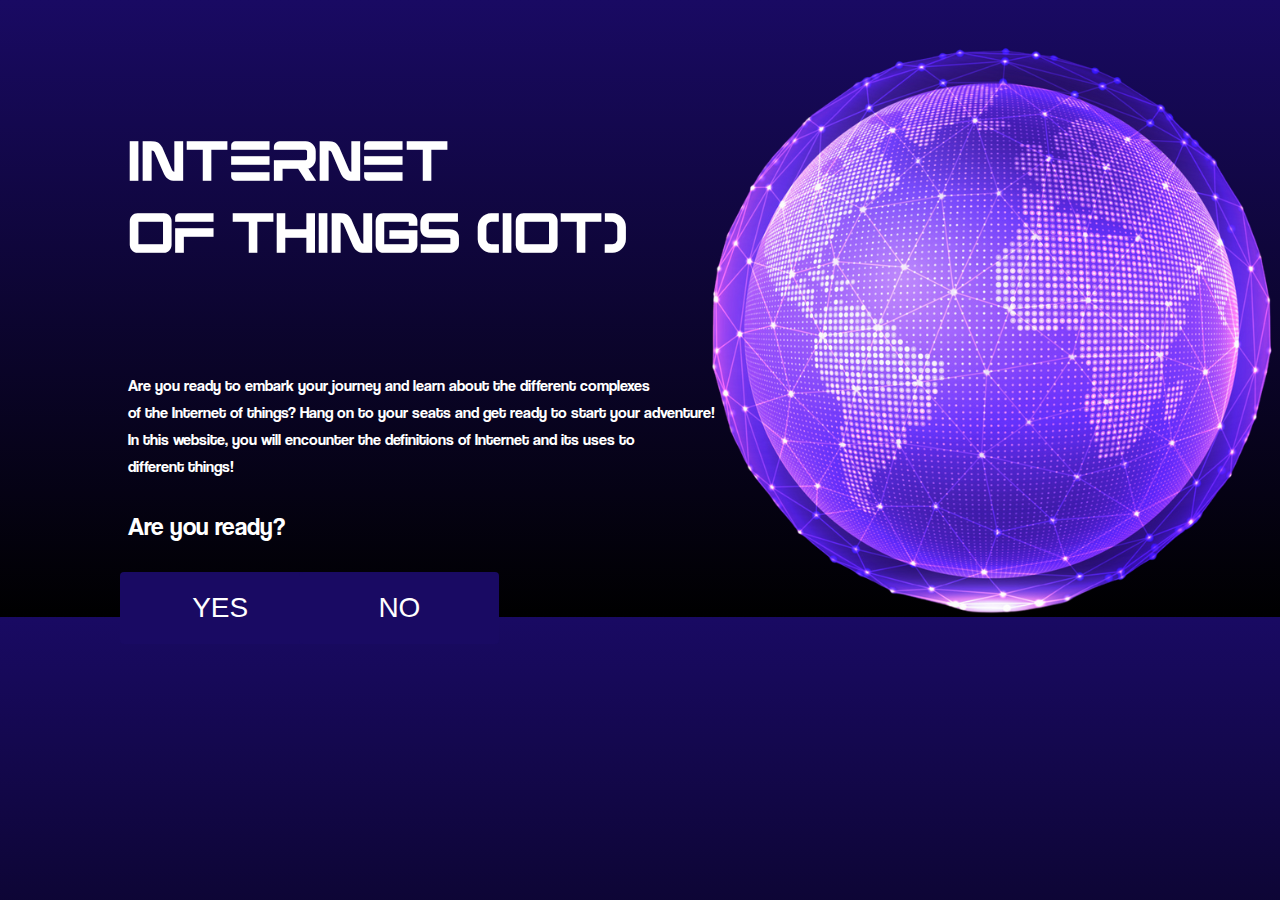
<file: 4Q-PROJECT/index.html>
<!DOCTYPE html>

<html>
	<head> 
		<title> BENIGA - IoT </title>
		<link rel="stylesheet" type="text/css" href="stylesheet.css">
	</head>
	
	<body>
		<h1 id="text1"> Internet </h1>
		<h1 id="text2"> of Things (IoT) </h2>
		<img src="images/yes.png" id="earth"> </img>
		
		<p id="subtext1"> Are you ready to embark your journey and learn about the different complexes </p>
		<p id="subtext2"> of the Internet of things? Hang on to your seats and get ready to start your adventure! </p>
		<p id="subtext3"> In this website, you will encounter the definitions of Internet and its uses to  </p>
		<p id="subtext4"> different things!  </p>
		<p id="subtext5"> Are you ready? </p>
		
		<button onclick="myFunction1()" id="button" style="vertical-align:middle"><span> YES</span>
		<button onclick="myFunction2()" id="button2" style="vertical-align:middle"><span> NO</span>
	</body>
	
	<script>
		function myFunction1() {
			alert("You will be redirected to another page. Have fun!");
			window.open("page1.html");
		}
		
		function myFunction2() {
			alert("It's okay! Breathe in and breathe out! Relax!");
			window.open("https://www.youtube.com/watch?v=6ZUIwj3FgUY");
		}
	</script>

</html>
</file>
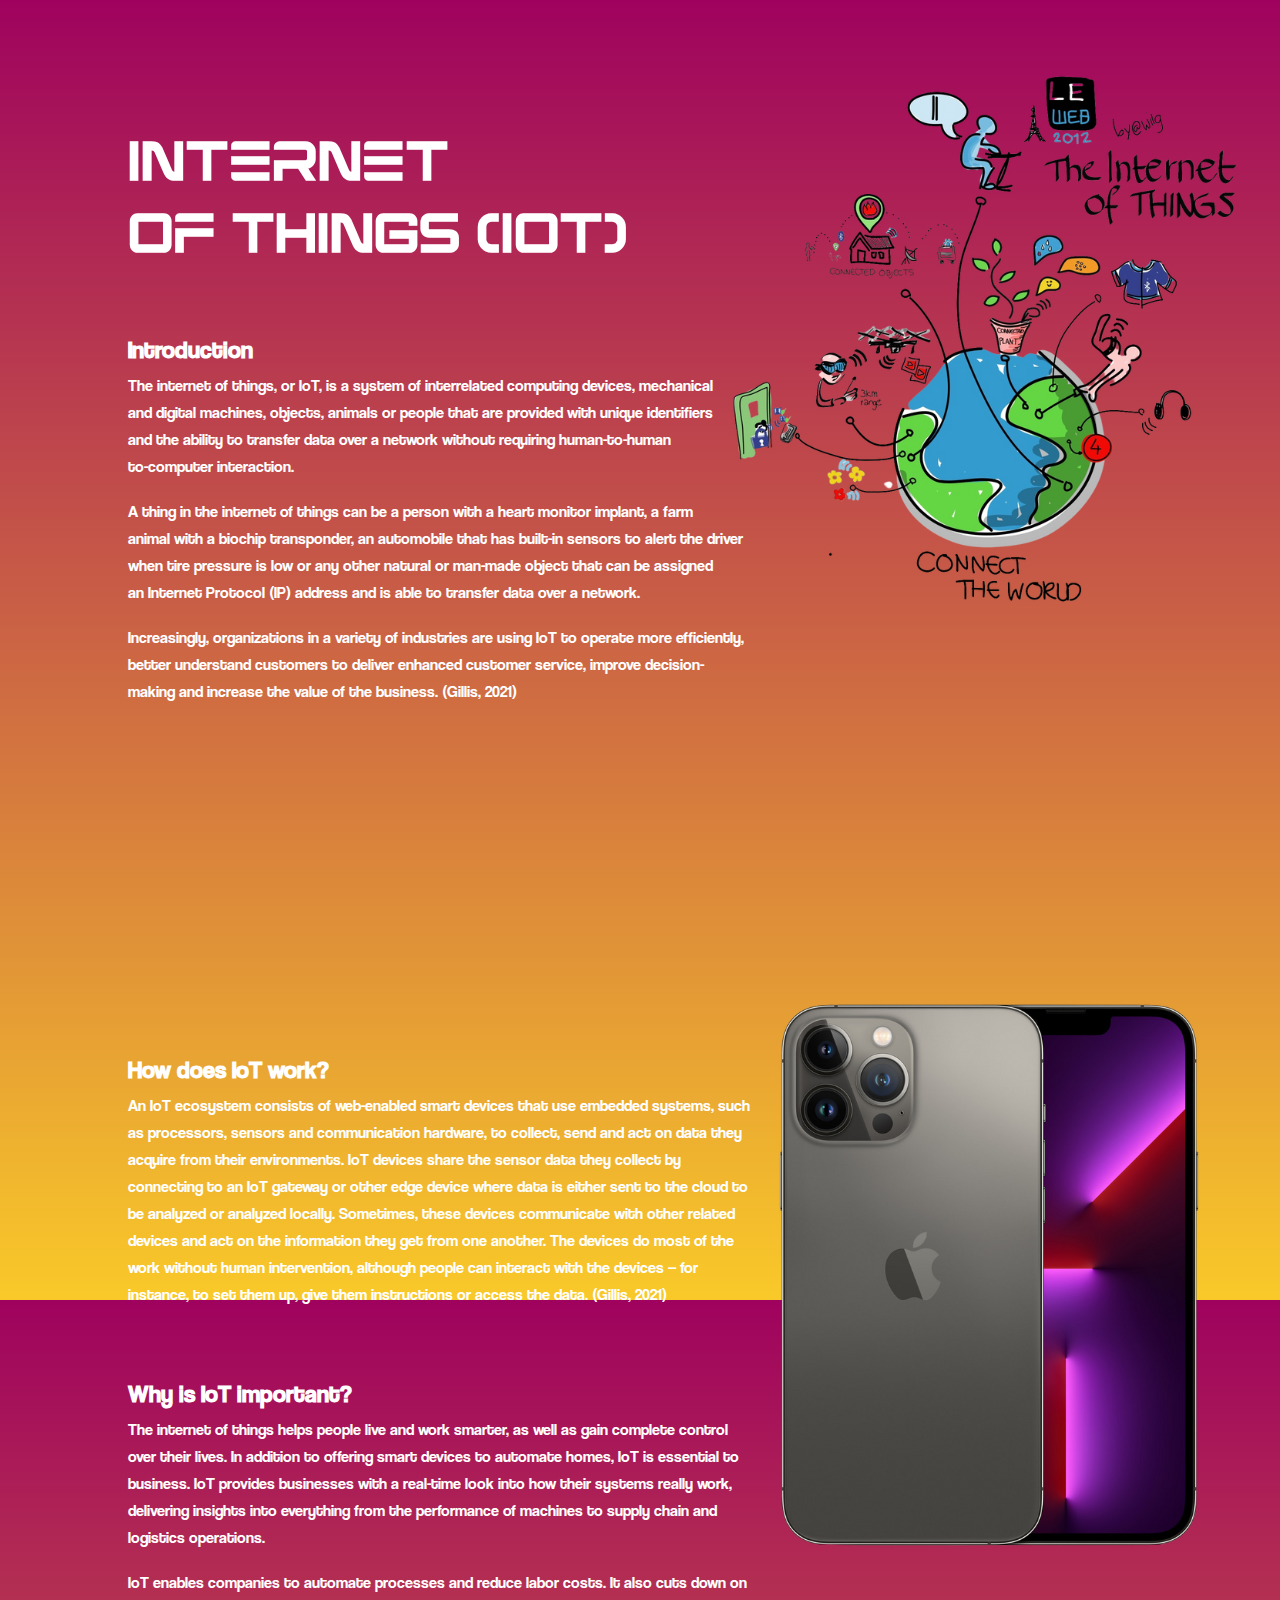
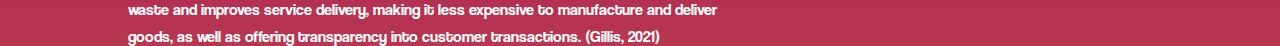
<file: 4Q-PROJECT/page1.html>
<!DOCTYPE html>

<html>
	<head> 
		<title> BENIGA - IoT </title>
		<link rel="stylesheet" type="text/css" href="stylesheet2.css">
	</head>
	
	<body>
		<h1 id="text1"> Internet </h1>
		<h1 id="text2"> of Things (IoT) </h2>
		<img src="images/world.png" id="world"> </img>
		
		<h2 id="cotext1"> Introduction </h2>
		<p id="subtext1"> The internet of things, or IoT, is a system of interrelated computing devices, mechanical </p>
		<p id="subtext2"> and digital machines, objects, animals or people that are provided with unique identifiers </p>
		<p id="subtext3"> and the ability to transfer data over a network without requiring human-to-human  </p>
		<p id="subtext4"> to-computer interaction.  </p>
		
		<p id="subtext5"> A thing in the internet of things can be a person with a heart monitor implant, a farm </p>
		<p id="subtext6"> animal with a biochip transponder, an automobile that has built-in sensors to alert the driver  </p>
		<p id="subtext7"> when tire pressure is low or any other natural or man-made object that can be assigned  </p>
		<p id="subtext8"> an Internet Protocol (IP) address and is able to transfer data over a network.  </p>
		
		<p id="subtext9"> Increasingly, organizations in a variety of industries are using IoT to operate more efficiently, </p>
		<p id="subtext10"> better understand customers to deliver enhanced customer service, improve decision-  </p>
		<p id="subtext11"> making and increase the value of the business. (Gillis, 2021) </p>
		
		<img src="images/iphone.png" id="iphone"> </img>
		
		<h2 id="cotext2"> How does IoT work? </h2>
		<p id="subtext12"> An IoT ecosystem consists of web-enabled smart devices that use embedded systems, such </p>
		<p id="subtext13"> as processors, sensors and communication hardware, to collect, send and act on data they </p>
		<p id="subtext14"> acquire from their environments. IoT devices share the sensor data they collect by  </p>
		<p id="subtext15"> connecting to an IoT gateway or other edge device where data is either sent to the cloud to  </p>
		
		<p id="subtext16"> be analyzed or analyzed locally. Sometimes, these devices communicate with other related </p>
		<p id="subtext17"> devices and act on the information they get from one another. The devices do most of the  </p>
		<p id="subtext18"> work without human intervention, although people can interact with the devices -- for  </p>
		<p id="subtext19"> instance, to set them up, give them instructions or access the data. (Gillis, 2021) </p>
		
		<h2 id="cotext3"> Why is IoT important? </h2>
		<p id="subtext20"> The internet of things helps people live and work smarter, as well as gain complete control </p>
		<p id="subtext21"> over their lives. In addition to offering smart devices to automate homes, IoT is essential to </p>
		<p id="subtext22"> business. IoT provides businesses with a real-time look into how their systems really work,  </p>
		<p id="subtext23"> delivering insights into everything from the performance of machines to supply chain and </p>
		<p id="subtext27">logistics operations.  </p>
		
		<p id="subtext24"> IoT enables companies to automate processes and reduce labor costs. It also cuts down on </p>
		<p id="subtext25"> waste and improves service delivery, making it less expensive to manufacture and deliver  </p>
		<p id="subtext26"> goods, as well as offering transparency into customer transactions. (Gillis, 2021) </p>
	
	
		<button onclick="topFunction()" id="myBtn" title="Go to top">Top</button>
	
	
	
	</body>
	
	<script>
// Get the button
let mybutton = document.getElementById("myBtn");

// When the user scrolls down 20px from the top of the document, show the button
window.onscroll = function() {scrollFunction()};

function scrollFunction() {
  if (document.body.scrollTop > 20 || document.documentElement.scrollTop > 20) {
    mybutton.style.display = "block";
  } else {
    mybutton.style.display = "none";
  }
}

// When the user clicks on the button, scroll to the top of the document
function topFunction() {
  document.body.scrollTop = 0;
  document.documentElement.scrollTop = 0;
}
</script>

</html>
</file>
<file: 4Q-PROJECT/stylesheet.css>
@font-face {
	font-family: "Venus Plant";
	src: url("fonts/Venus Plant.ttf");
}

@font-face {
	font-family: "Coolvetica";
	src: url("fonts/coolveticarg.otf");
}

body {
	margin: 0;
	padding: 0;
	height: 617px;
  background-color: violet; /* For browsers that do not support gradients */
  background-image: linear-gradient(#190a63, black);
  background-size: cover;
}

#text1 {
	color: white;
	left: 10%;
	top: 10%;
	position: absolute;
	text-shadow: 1px 1px #FFFFF;
	font-size: 50px;
	font-family: "Venus Plant";
}

#text2 {
	color: white;
	left: 10%;
	top: 18%;
	position: absolute;
	text-shadow: 200px 200px #FFFFF;
	font-size: 50px;
	font-family: "Venus Plant";
}

#earth {
	width: 575px;
	height: 575px;
	top: 5%;
	left: 55%;
	position: absolute;
}

#subtext1 {
	left: 10%;
	top: 40%;
	position: absolute;
	text-align: left;
	font-family: "Coolvetica";
	color: white;
	overflow-wrap: break-word;
}

#subtext2 {
	left: 10%;
	top: 43%;
	position: absolute;
	text-align: left;
	font-family: "Coolvetica";
	color: white;
	overflow-wrap: break-word;
}

#subtext3 {
	left: 10%;
	top: 46%;
	position: absolute;
	text-align: left;
	font-family: "Coolvetica";
	color: white;
	overflow-wrap: break-word;
}

#subtext4 {
	left: 10%;
	top: 49%;
	position: absolute;
	text-align: left;
	font-family: "Coolvetica";
	color: white;
	overflow-wrap: break-word;
}

#subtext5 {
	font-size: 25px;
	left: 10%;
	top: 54%;
	position: absolute;
	text-align: left;
	font-family: "Coolvetica";
	color: white;
	overflow-wrap: break-word;
}

#button {
	left: 9%;
	top: 63%;
	position: absolute;
	display: inline-block;
  border-radius: 4px;
  background-color: #190a63;
  border: none;
  color: #FFFFFF;
  text-align: center;
  font-size: 28px;
  padding: 20px;
  width: 200px;
  transition: all 0.5s;
  cursor: pointer;
  margin: 5px;
}

#button span {
  cursor: pointer;
  display: inline-block;
  position: relative;
  transition: 0.5s;
}

#button span:after {
  content: '\00bb';
  position: absolute;
  opacity: 0;
  top: 0;
  right: -20px;
  transition: 0.5s;
}

#button:hover span {
  padding-right: 25px;
}

#button:hover span:after {
  opacity: 1;
  right: 0;
}






#button2 {
	left: 23%;
	top: 63%;
	position: absolute;
	display: inline-block;
  border-radius: 4px;
  background-color: #190a63;
  border: none;
  color: #FFFFFF;
  text-align: center;
  font-size: 28px;
  padding: 20px;
  width: 200px;
  transition: all 0.5s;
  cursor: pointer;
  margin: 5px;
}

#button2 span {
  cursor: pointer;
  display: inline-block;
  position: relative;
  transition: 0.5s;
}

#button2 span:after {
  content: '\00bb';
  position: absolute;
  opacity: 0;
  top: 0;
  right: -20px;
  transition: 0.5s;
}

#button2:hover span {
  padding-right: 25px;
}

#button2:hover span:after {
  opacity: 1;
  right: 0;
}
</file>
<file: 4Q-PROJECT/stylesheet2.css>
@font-face {
	font-family: "Venus Plant";
	src: url("fonts/Venus Plant.ttf");
}

@font-face {
	font-family: "Coolvetica";
	src: url("fonts/coolveticarg.otf");
}

body {
	margin: 0;
	padding: 0;
	height: 1300px;
  background-color: violet; /* For browsers that do not support gradients */
  background-image: linear-gradient(#9f025e, #f9c929);
  background-size: cover;
}

#text1 {
	color: white;
	left: 10%;
	top: 10%;
	position: absolute;
	text-shadow: 1px 1px #00000;
	font-size: 50px;
	font-family: "Venus Plant";
}

#text2 {
	color: white;
	left: 10%;
	top: 18%;
	position: absolute;
	text-shadow: 200px 200px #00000;
	font-size: 50px;
	font-family: "Venus Plant";
}

#world {
	width: 575px;
	height: 575px;
	top: 5%;
	left: 55%;
	position: absolute;
}

#cotext1 {
	left: 10%;
	top: 35%;
	position: absolute;
	text-align: left;
	font-family: "Coolvetica";
	color: white;
	overflow-wrap: break-word;
}

#subtext1 {
	left: 10%;
	top: 40%;
	position: absolute;
	text-align: left;
	font-family: "Coolvetica";
	color: white;
	overflow-wrap: break-word;
}

#subtext2 {
	left: 10%;
	top: 43%;
	position: absolute;
	text-align: left;
	font-family: "Coolvetica";
	color: white;
	overflow-wrap: break-word;
}

#subtext3 {
	left: 10%;
	top: 46%;
	position: absolute;
	text-align: left;
	font-family: "Coolvetica";
	color: white;
	overflow-wrap: break-word;
}

#subtext4 {
	left: 10%;
	top: 49%;
	position: absolute;
	text-align: left;
	font-family: "Coolvetica";
	color: white;
	overflow-wrap: break-word;
}

#subtext5 {
	left: 10%;
	top: 54%;
	position: absolute;
	text-align: left;
	font-family: "Coolvetica";
	color: white;
	overflow-wrap: break-word;
}

#subtext6 {
	left: 10%;
	top: 57%;
	position: absolute;
	text-align: left;
	font-family: "Coolvetica";
	color: white;
	overflow-wrap: break-word;
}

#subtext7 {
	left: 10%;
	top: 60%;
	position: absolute;
	text-align: left;
	font-family: "Coolvetica";
	color: white;
	overflow-wrap: break-word;
}

#subtext8 {
	left: 10%;
	top: 63%;
	position: absolute;
	text-align: left;
	font-family: "Coolvetica";
	color: white;
	overflow-wrap: break-word;
}

#subtext9 {
	left: 10%;
	top: 68%;
	position: absolute;
	text-align: left;
	font-family: "Coolvetica";
	color: white;
	overflow-wrap: break-word;
}

#subtext10 {
	left: 10%;
	top: 71%;
	position: absolute;
	text-align: left;
	font-family: "Coolvetica";
	color: white;
	overflow-wrap: break-word;
}

#subtext11 {
	left: 10%;
	top: 74%;
	position: absolute;
	text-align: left;
	font-family: "Coolvetica";
	color: white;
	overflow-wrap: break-word;
}

#iphone {
	width: 575px;
	height: 575px;
	top: 110%;
	left: 55%;
	position: absolute;
}

#cotext2 {
	left: 10%;
	top: 115%;
	position: absolute;
	text-align: left;
	font-family: "Coolvetica";
	color: white;
	overflow-wrap: break-word;
}

#subtext12 {
	left: 10%;
	top: 120%;
	position: absolute;
	text-align: left;
	font-family: "Coolvetica";
	color: white;
	overflow-wrap: break-word;
}

#subtext13 {
	left: 10%;
	top: 123%;
	position: absolute;
	text-align: left;
	font-family: "Coolvetica";
	color: white;
	overflow-wrap: break-word;
}

#subtext14 {
	left: 10%;
	top: 126%;
	position: absolute;
	text-align: left;
	font-family: "Coolvetica";
	color: white;
	overflow-wrap: break-word;
}

#subtext15 {
	left: 10%;
	top: 129%;
	position: absolute;
	text-align: left;
	font-family: "Coolvetica";
	color: white;
	overflow-wrap: break-word;
}

#subtext16 {
	left: 10%;
	top: 132%;
	position: absolute;
	text-align: left;
	font-family: "Coolvetica";
	color: white;
	overflow-wrap: break-word;
}

#subtext17 {
	left: 10%;
	top: 135%;
	position: absolute;
	text-align: left;
	font-family: "Coolvetica";
	color: white;
	overflow-wrap: break-word;
}

#subtext18 {
	left: 10%;
	top: 138%;
	position: absolute;
	text-align: left;
	font-family: "Coolvetica";
	color: white;
	overflow-wrap: break-word;
}

#subtext19 {
	left: 10%;
	top: 141%;
	position: absolute;
	text-align: left;
	font-family: "Coolvetica";
	color: white;
	overflow-wrap: break-word;
}





#cotext3 {
	left: 10%;
	top: 151%;
	position: absolute;
	text-align: left;
	font-family: "Coolvetica";
	color: white;
	overflow-wrap: break-word;
}

#subtext20 {
	left: 10%;
	top: 156%;
	position: absolute;
	text-align: left;
	font-family: "Coolvetica";
	color: white;
	overflow-wrap: break-word;
}

#subtext21 {
	left: 10%;
	top: 159%;
	position: absolute;
	text-align: left;
	font-family: "Coolvetica";
	color: white;
	overflow-wrap: break-word;
}

#subtext22 {
	left: 10%;
	top: 162%;
	position: absolute;
	text-align: left;
	font-family: "Coolvetica";
	color: white;
	overflow-wrap: break-word;
}

#subtext23 {
	left: 10%;
	top: 165%;
	position: absolute;
	text-align: left;
	font-family: "Coolvetica";
	color: white;
	overflow-wrap: break-word;
}

#subtext27 {
	left: 10%;
	top: 168%;
	position: absolute;
	text-align: left;
	font-family: "Coolvetica";
	color: white;
	overflow-wrap: break-word;
}

#subtext24 {
	left: 10%;
	top: 173%;
	position: absolute;
	text-align: left;
	font-family: "Coolvetica";
	color: white;
	overflow-wrap: break-word;
}

#subtext25 {
	left: 10%;
	top: 176%;
	position: absolute;
	text-align: left;
	font-family: "Coolvetica";
	color: white;
	overflow-wrap: break-word;
}

#subtext26 {
	left: 10%;
	top: 179%;
	position: absolute;
	text-align: left;
	font-family: "Coolvetica";
	color: white;
	overflow-wrap: break-word;
}


#myBtn {
  display: none; 
  position: fixed; 
  bottom: 20px; 
  right: 30px; 
  z-index: 99; 
  border: none; 
  outline: none; 
  background-color: #f9c929; 
  color: black; 
  cursor: pointer; 
  padding: 15px; 
  border-radius: 10px; 
  font-size: 18px; 
}


#myBtn:hover {
  background-color: #9f025e; 
}
</file>
